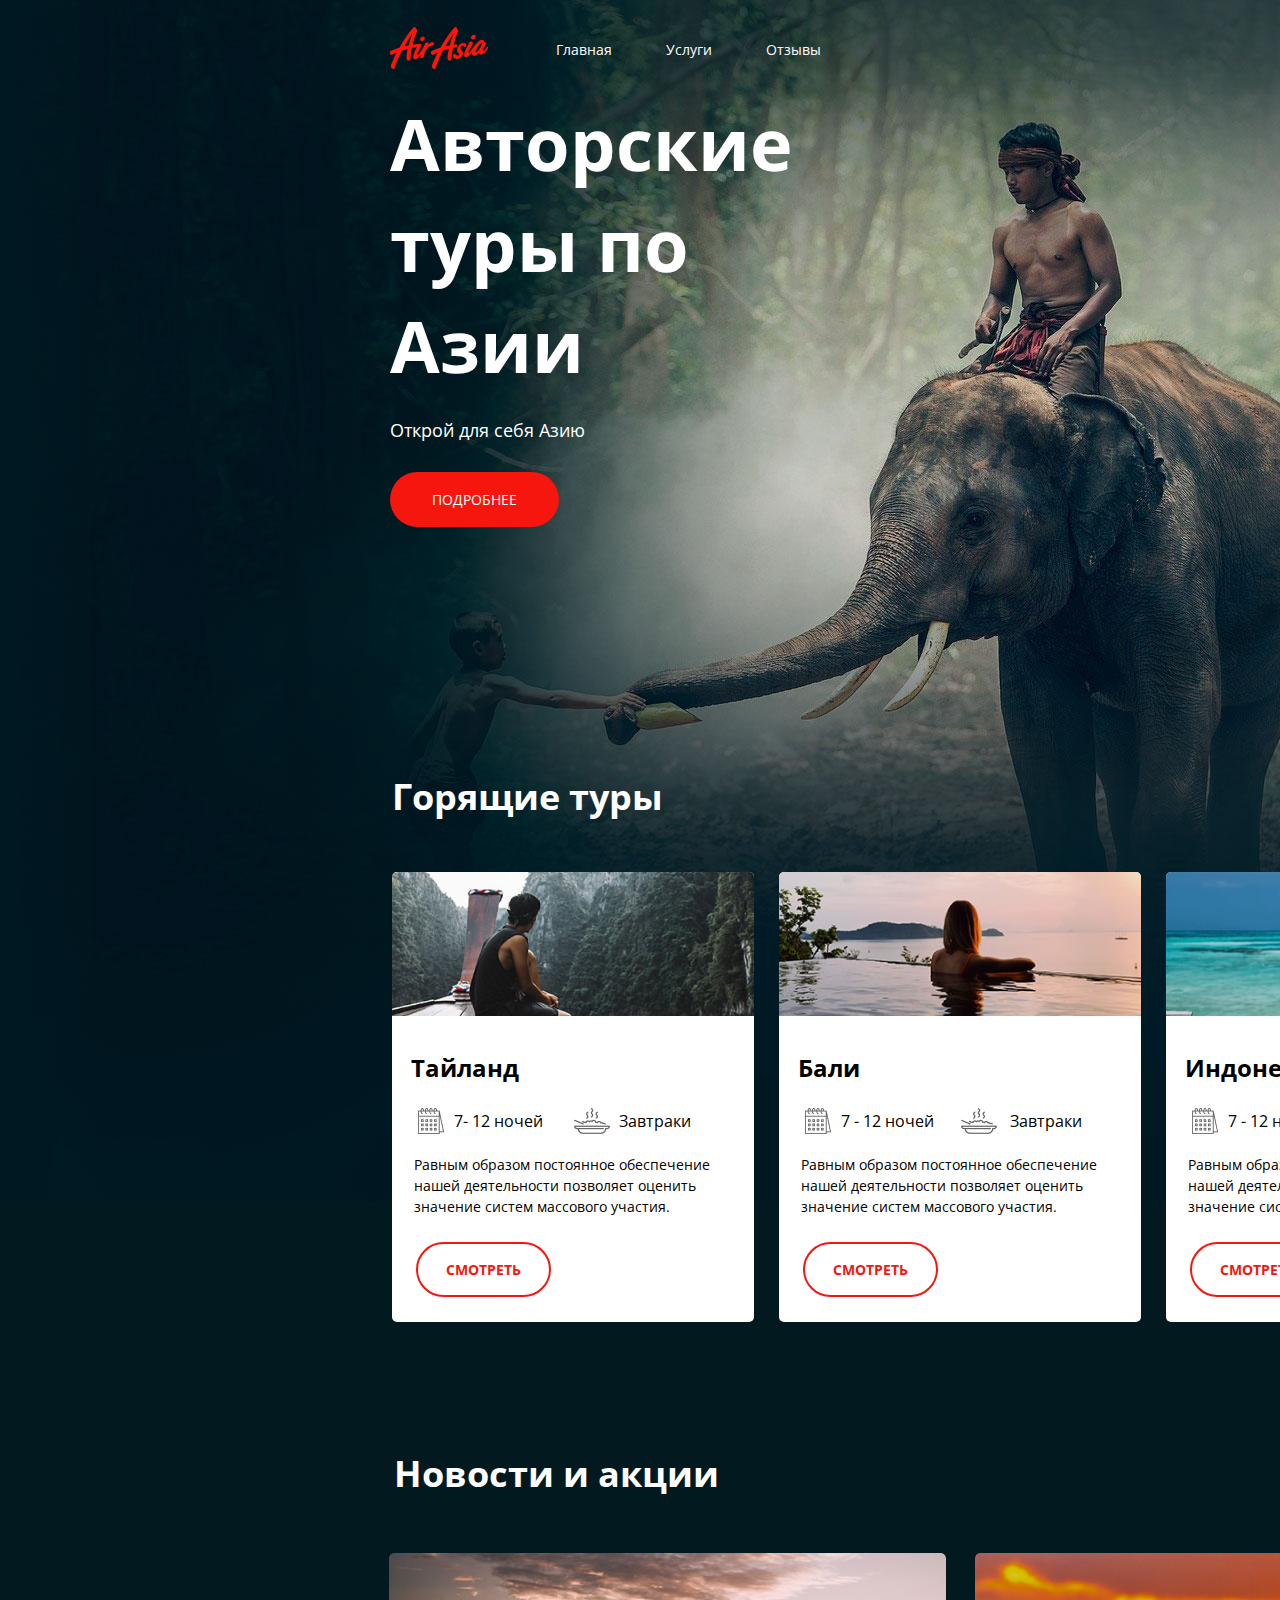
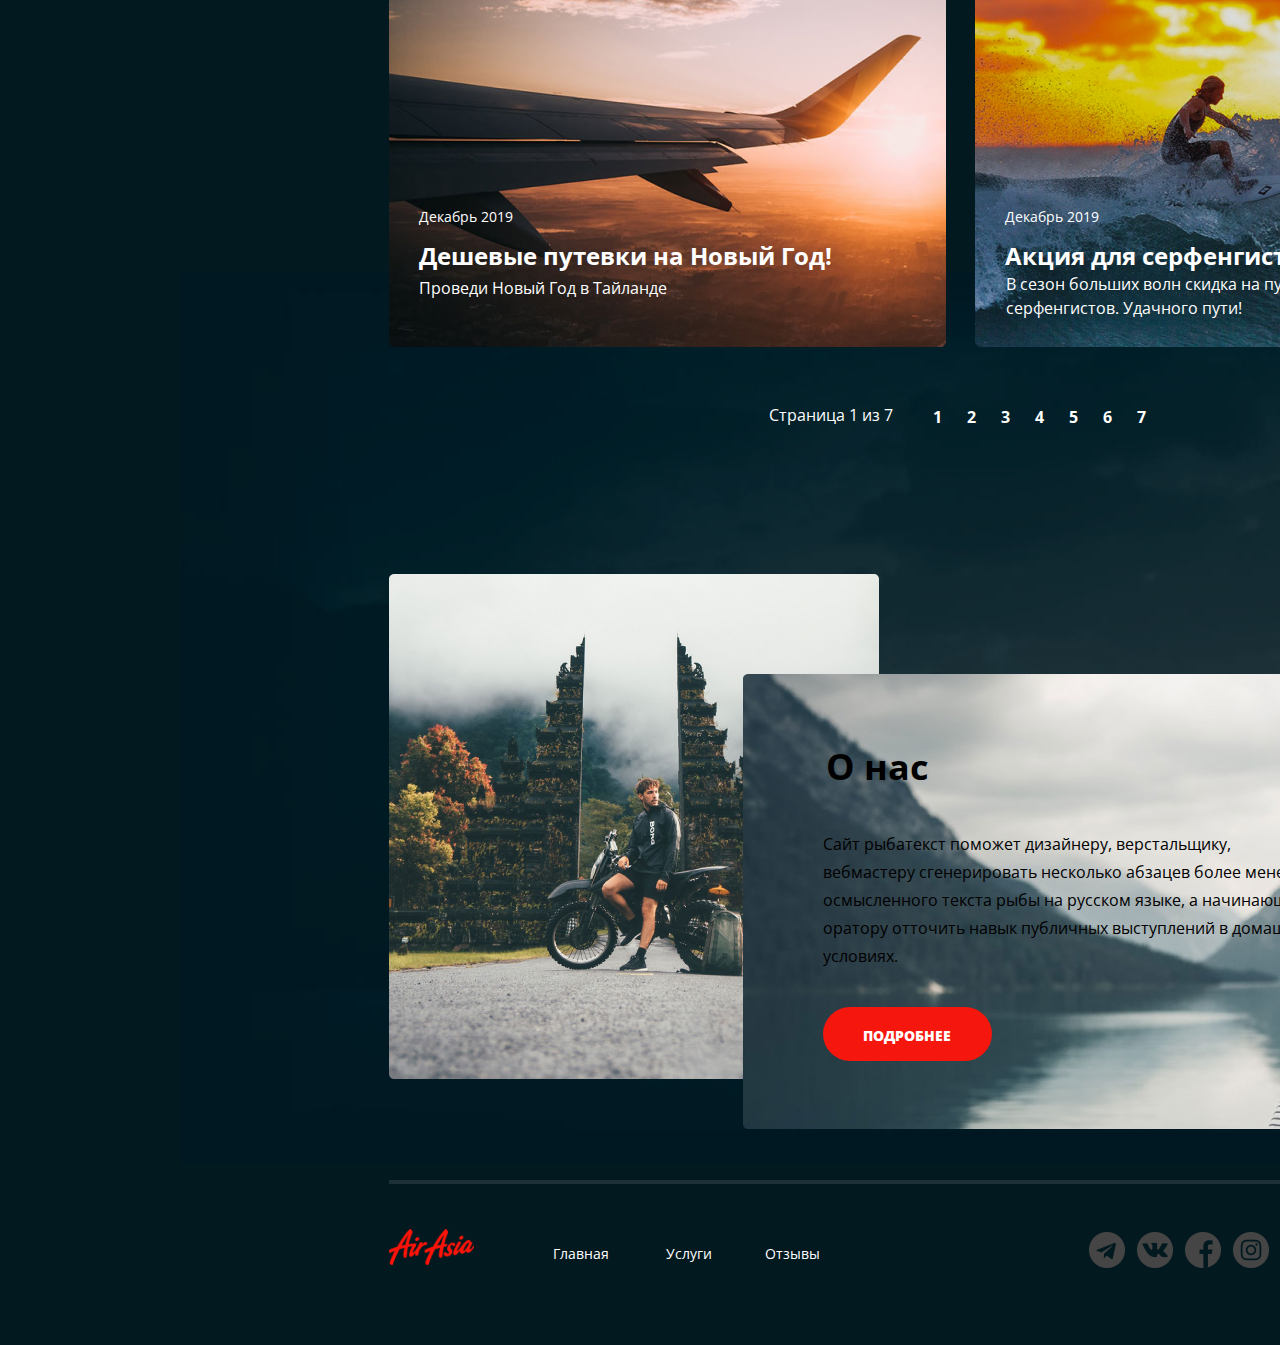
<file: index.html>
<!DOCTYPE html>
<html lang="en">

<head>
    <meta charset="UTF-8">
    <link rel="shortcut icon" href="img/logo.png" type="">
    <title>Panda air</title>
    <link rel="preconnect" href="https://fonts.googleapis.com">
    <link rel="preconnect" href="https://fonts.gstatic.com" crossorigin>
    <link href="https://fonts.googleapis.com/css2?family=Open+Sans:wght@400;700&display=swap" rel="stylesheet">
    <link rel="stylesheet" href="main.css">
</head>

<body>
    <div class="wrapper-main">
        <header class="header">
            <div class="container">
                <a class="logo" href="/">
                    <img src="img/logo.png" alt="" class="logo__pic">
                </a>
                <nav class="nav">
                    <ul class="nav__list">
                        <li class="nav__item">
                            <a href="index.html" class="nav__link">Главная</a>
                        </li>
                        <li class="nav__item">
                            <a href="services.html" class="nav__link">Услуги</a>
                        </li>
                        <li class="nav__item">
                            <a href="/" class="nav__link">Отзывы</a>
                        </li>
                    </ul>
                </nav>
                <address class="contacts">
                    <div class="contacts__dropdown">
                        <a class="contact__phone" href="tel:+78005553535">
                            8 800 700 30 30
                        </a>
                        <div class="contacts__workhours">График работы</div>
                    </div>
                </address>
            </div>
        </header>
        <main class="main">
            <section class="hero">
                <div class="container">
                    <div class="hero-text-section">
                        <h1 class="hero__title">Авторские туры по Азии</h1>
                        <div class="hero__description">Открой для себя Азию</div>
                        <a class="hero__btn" href="/">Подробнее</a>
                    </div>
            </section>
            <section class="tours">
                <h3 class="tours__title">Горящие туры</h3>
                <ul class="tours__list">
                    <li class="tours__item">
                        <img class="tours__item" src="img/river.png"></img>
                        <div class="tours__item-title">Тайланд</div>
                            <li class="tours__item-img">
                                <img class="tours__item-pic" src="img/calendar.png" alt="">
                            </li>

                            <li class="tours__item-img">
                                <img class="tours__item-pic" src="img/meal.png" alt="">
                            </li>
                            <li class="tours__text">7- 12 ночей</li>
                            <li class="tours__text">Завтраки</li>
                            <div class="tours__item-description">Равным образом постоянное обеспечение нашей
                                деятельности позволяет оценить значение систем массового участия.</div>
                            <a class="tour__item__btn" href="/">Смотреть</a>
                    </li>
                </ul>
                <ul class="tours__list">
                    <li class="tours__item">
                        <img src="img/pool.png" class="tours__item"></img>
                        <div class="tours__item-title">Бали</div>
                        
                            <li class="tours__item-img">
                                <img class="tours__item-pic" src="img/calendar.png" alt="">
                            </li>
                            <li class="tours__item-img">
                                <img class="tours__item-pic" src="img/meal.png" alt="">
                            <li class="tours__text">7 - 12 ночей</li>
                            <li class="tours__text">Завтраки</li>
                            <div class="tours__item-description">Равным образом постоянное обеспечение нашей
                                деятельности позволяет оценить значение систем массового участия.</div>
                            <a class="tour__item__btn" href="/">Смотреть</a>
                    </li>
                </ul>
                
                <ul class="tours__list">
                    <li class="tours__item">
                        <img src="img/ocean.png" class="tours__item"></img>
                        <div class="tours__item-title">Индонезия</div>
                            <li class="tours__item-img">
                                <img class="tours__item-pic" src="img/calendar.png" alt="">
                            </li>
                            <li class="tours__item-img">
                                <img class="tours__item-pic" src="img/meal.png"">
                            <li class="tours__text">7 - 12 ночей</li>
                            <li class="tours__text">Завтраки</li>
                            <div class="tours__item-description">Равным образом постоянное обеспечение нашей
                                деятельности позволяет оценить значение систем массового участия.</div>
                            <a class="tour__item__btn" href="/">Смотреть</a>
                    </li>
                </ul>
               
                
                </ul>
            </section>
            <section class="news">
                <div class="container">
                    <h3 class="news__title">Новости и акции</h3>
                    <ul class="news__list">
                        <ul class="news__item">
                            <img class="news__background-img" src="img/plain.png" alt="">
                            <li class="news__data">Декабрь 2019</li>
                            <li class="news__item-text">Дешевые путевки на Новый Год!</li>
                            <li class="news__description">Проведи Новый Год в Тайланде</li>
                            </img>
                        </ul>
                        <ul class="news__item">
                            <img class="news__background-img" src="img/Surfer.png" alt="">
                            <li class="news__data">Декабрь 2019</li>
                            <li class="news__item-text">Акция для серфенгистов!</li>
                            <li class="news__description-text">В сезон больших волн скидка на путевку в Тайланд на
                                остров серфенгистов. Удачного пути!</li>
                            </img>
                        </ul>
                    </ul>
                    <div class="paginator ">
                        <ul class="new__pagination">
                            <li class="pager-text"><p>Страница 1 из 7</p></li>
                            <li class="pager"><a href="/">1</a></li>
                        <li class="pager"><a href="/">2</a></li>
                        <li  class="pager"><a href="/">3</a></li>
                        <li class="pager"><a href="/">4</a></li>
                        <li class="pager"><a href="/">5</a></li>
                        <li class="pager"><a href="/">6</a></li>
                        <li class="pager"><a href="/">7</a></li>
                        </ul>
                    </div>
                        
                
                </div>
            </section>
            <section class="about">
                <div class="container">
                    <div class="about-img">
                            <img src="img/gates.png" alt="" class="img__pic">
                    </div>
                    <div class="about-img-img">
                        <img class="revies__pic" src="img/mountains.png" alt="">
                        <ul class="about-list">
                            <li class="revies__title">О нас</li>
                        <li class="revies__text">Сайт рыбатекст поможет дизайнеру, верстальщику, вебмастеру сгенерировать несколько абзацев более менее осмысленного текста рыбы на русском языке, а начинающему оратору отточить навык публичных выступлений в домашних условиях.</li>
                       <li><a class="about-btn" href=""></a></li>
                       <li class="about__text-btn">Подробнее</li>
                        </ul>
                    </div>
                   
                </div>
    </div>
    </section>
    </div>
       
    
    <footer class="footer">
        <div class="line"></div>
        <div class="container">
            <a class="logo-footer" href="">
                <img src="img/logo.png" alt="" class="logo__footer">
            </a>
            <nav class="nav-footer">
                <ul class="nav__list-footer">
                    <li class="nav__item-footer">
                        <a href="index.html" class="nav__link-footer-one">Главная</a>
                    </li>
                    <li class="nav__item-footer">
                        <a href="services.html" class="nav__link-footer-two">Услуги</a>
                    </li>
                    <li class="nav__item-footer">
                        <a href="/" class="nav__link-footer-three">Отзывы</a>
                    </li>
                </ul>
            </nav>
            <ul class="socials">
                <img class="socials_img" src="img/telegram.png" alt="">
                <a class="socials_link" href="">
                </a>
                <img class="socials_img" src="img/vk.png" alt="">
                <a class="socials_link" href="">
                </a>
                <img class="socials_img" src="img/f.png" alt="">
                <a class="socials_link" href="">
                </a>
                <img class="socials_img" src="img/in.png" alt="">
                <a class="socials_link" href="">
                </a>
            </ul>
            <address class="contacts-footer">
                <a class="contact__phone-footer" href="tel:+78005553535">
                    8 800 700 30 30
                </a>
                <div class="contacts__dropdown-footer">Бесплатный звонок по Росии</div>
               
            </address>
        </div>
    </footer>
    </main>
</div>
</div>
</div>
</div>
</div>
</div>
    </div>
           
</body>

</html>
</file>
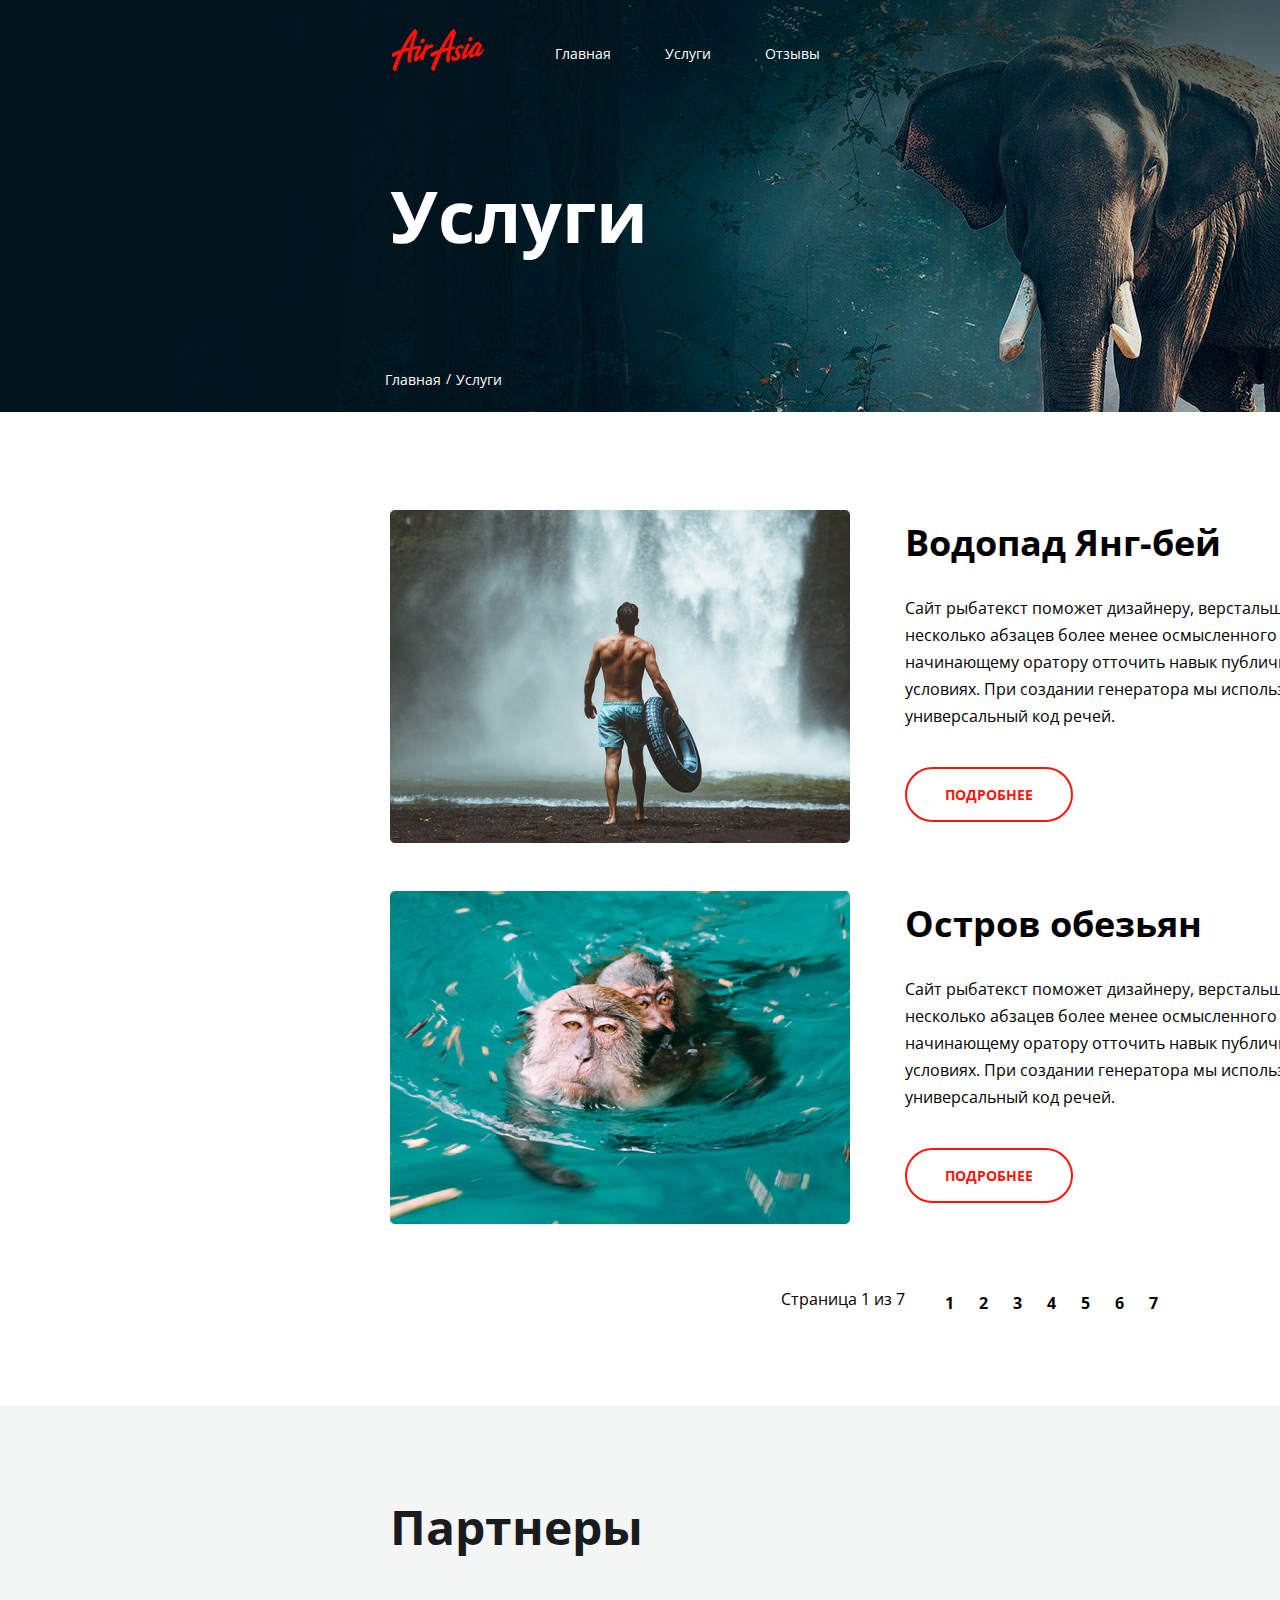
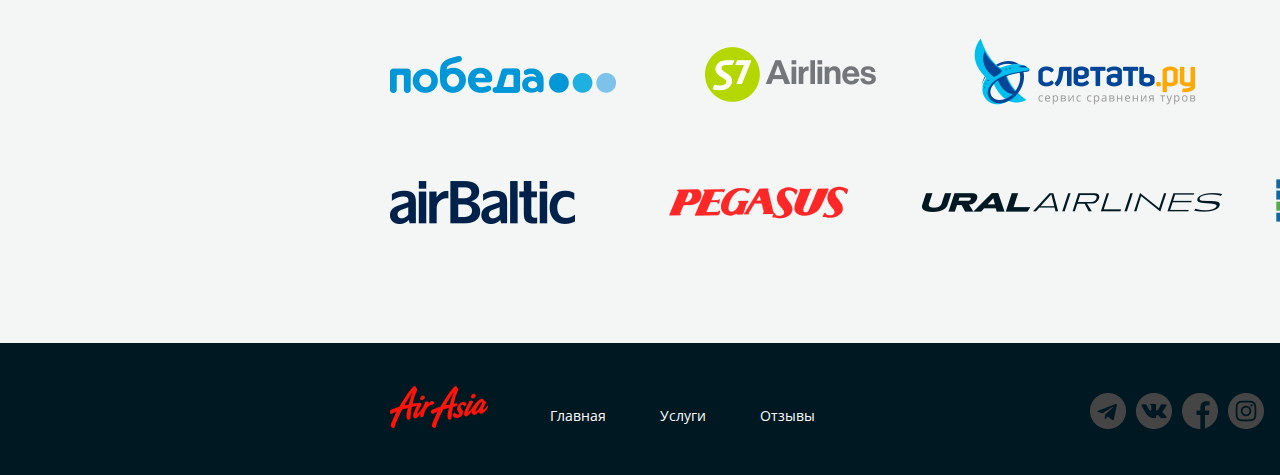
<file: services.html>
<!DOCTYPE html>
<html lang="en">

<head>
    <meta charset="UTF-8">
    <meta http-equiv="X-UA-Compatible" content="IE=edge">
    <meta name="viewport" content="width=device-width, initial-scale=1.0">
    <link rel="preconnect" href="https://fonts.googleapis.com">
    <link rel="preconnect" href="https://fonts.gstatic.com" crossorigin>
    <link href="https://fonts.googleapis.com/css2?family=Open+Sans:wght@400;700&display=swap" rel="stylesheet">
    <link rel="stylesheet" href="services.css">
    <title>Услуги</title>
</head>

<body>
    <div class="wrapper">
        <header class="header">
            <div class="container">
                <a class="logo" href="/">
                    <img src="img/logo.png" alt="" class="logo__pic">
                </a>
                <nav class="nav">
                    <ul class="nav__list">
                        <li class="nav__item">
                            <a href="index.html" class="nav__link">Главная</a>
                        </li>
                        <li class="nav__item">
                            <a href="services.html" class="nav__link">Услуги</a>
                        </li>
                        <li class="nav__item">
                            <a href="/" class="nav__link">Отзывы</a>
                        </li>
                    </ul>
                </nav>
                <address class="contacts">
                    <div class="contacts__dropdown">
                        <a class="contact__phone" href="tel:+78005553535">
                            8 800 700 30 30
                        </a>
                        <div class="contacts__workhours">График работы</div>
                    </div>
                </address>
                <h1 class="hero__title">Услуги</h1>
                <div class="btn">
                    <ul class="btn__list">
                        <li class="btn__item">
                            <a class="btn-link" href="index.html">Главная</a>
                        </li>
                         <li class="btn-link">
                            <a class="btn-link" href="/">/</a>
                         </li>
                        
                            <li class="btn__item">
                                <a class="btn-link" href="services.html">Услуги</a>
                            </li>
                    </ul>
                </div>
                
            </div>
        </header>
    </div>
    <main class="main">
        <div class="container">
            <section class="services">
                <ul class="services__list">
                    <li class="services__item">
                        <img class="services__img" src="img/waterfall.png">
                    </li>
                    <li class="services__item">
                        <h3 class="services__title">Водопад Янг-бей</h3>
                    </li>
                    <li class="services__item">
                        <p class="services__text">Сайт рыбатекст поможет дизайнеру, верстальщику, вебмастеру
                            сгенерировать несколько абзацев более менее осмысленного текста рыбы на русском языке, а
                            начинающему оратору отточить навык публичных выступлений в домашних условиях. При создании
                            генератора мы использовали небезизвестный универсальный код речей. </p>
                    </li>
                    <li class="services__item">
                        <a class="services__btn" href="">
                            Подробнее
                        </a>
                    </li>
                </ul>
                <ul class="services__list">
                    <li class="services__item">
                        <img class="services__img" src="img/monkeys.png">
                    </li>
                    <li class="services__item">
                        <h3 class="services__title">Остров обезьян</h3>
                    </li>
                    <li class="services__item">
                        <p class="services__text">Сайт рыбатекст поможет дизайнеру, верстальщику, вебмастеру
                            сгенерировать несколько абзацев более менее осмысленного текста рыбы на русском языке, а
                            начинающему оратору отточить навык публичных выступлений в домашних условиях. При создании
                            генератора мы использовали небезизвестный универсальный код речей. </p>
                    </li>
                    <li class="services__item">
                        <a class="services__btn" href="">
                            Подробнее
                        </a>
                    </li>
                </ul>
                <div class="paginator">
                    <ul class="pagination">
                        <li class="pager-text">
                            <p class="pager-text">Страница 1 из 7</p>
                        </li>
                        <li class="pager" <a href="/">1</a></li>
                        <li class="pager"><a href="/">2</a></li>
                        <li class="pager"><a href="/">3</a></li>
                        <li class="pager"><a href="/">4</a></li>
                        <li class="pager"><a href="/">5</a></li>
                        <li class="pager"><a href="/">6</a></li>
                        <li class="pager"><a href="/">7</a></li>
                    </ul>
                </div>
                
            </section>
            <section class="partners">
                <div class="container">
                    <div class="partners__title">
                        <h3 class="partners__title-title">Партнеры</h3>
                    </div>
                    <div class="partners_pic">
                        <ul class="partners__list">
                            <li class="partners__item">
                                <a class="partners__btn" href="https://www.pobeda.aero/" target="_blank">
                                <img class="partners__img" src="img/pobeda.png">
                               </a>
                            </li>
                            <li class="partners__item">
                                <a class="partners__btn" href="https://www.s7.ru/" target="_blank">
                                    <img class="partners__img" src="img/s7.png">
                                </a>
                            </li>
                            <li class="partners__item">
                                <a class="partners__btn" href="https://sletat.ru/" target="_blank">
                                    <img class="partners__img-img-one" src="img/lets-fly.png">
                                </a>
                            </li>
                            <li class="partners__item">
                                <a class="partners__btn" href="https://www.lufthansa.com/kz/ru/homepage" target="_blank">
                                    <img class="partners__img" src="img/lufthansa.png">
                                </a>
                            </li>
                        </ul>
                        <ul class="partners__list-one">
                            <li class="partners__item">
                                <a class="partners__btn" href="https://www.airbaltic.com/ru-RU/index" target="_blank">
                                    <img class="partners__img-one" src="img/airbaltic.png">
                                </a>  
                            </li>
                            <li class="partners__item">
                                <a class="partners__btn" href="https://www.flypgs.com/ru" target="_blank">
                                    <img class="partners__img-one" src="img/pegasus.png">
                                </a>  
                            </li>
                            <li class="partners__item">
                                <a class="partners__btn" href="https://www.uralairlines.ru/en/" target="_blank">
                                    <img class="partners__img-img" src="img/ural.png">
                                </a>
                            </li>
                            <li class="partners__item">
                                <a class="partners__btn" href="https://pegast.ru/" target="_blank">
                                    <img class="partners__img-one-one" src="img/pegas.png">
                                </a>
                            </li>
                        </ul>
                    </div>
                </div>
                
            </section>
        </div>
        <footer class="footer">
            <div class="container">
                <a class="logo-footer" href="">
                    <img src="img/logo.png" alt="" class="logo__footer">
                </a>
                <nav class="nav-footer">
                    <ul class="nav__list-footer">
                        <li class="nav__item-footer">
                            <a href="/" class="nav__link-footer">Главная</a>
                        </li>
                        <li class="nav__item-footer">
                            <a href="/" class="nav__link-footer">Услуги</a>
                        </li>
                        <li class="nav__item-footer">
                            <a href="/" class="nav__link-footer">Отзывы</a>
                        </li>
                    </ul>
                </nav>
                <div class="socials">
                    <ul class="socials__list">
                        <li class="cocial__item"> 
                            <a class="socials_link" href="">
                                <img class="socials_img" src="img/telegram.png" alt="">  
                            </a>
                        </li>
                        <li class="cocial__item">
                            <a class="socials_link" href="">
                                <img class="socials_img" src="img/vk.png" alt="">
                            </a>
                        </li>
                        <li class="cocial__item">
                            <a class="socials_link" href="">
                                <img class="socials_img" src="img/f.png" alt="">
                            </a>
                        </li>
                        <li class="cocial__item">
                            <a class="socials_link" href="">
                                <img class="socials_img" src="img/in.png" alt="">
                            </a>
                        </li>
                    </ul>
                </div>
                
                <address class="contacts-footer">
                    <a class="contact__phone-footer" href="tel:+78005553535">
                        8 800 700 30 30
                    </a>
                    <div class="contacts__dropdown-footer">Бесплатный звонок по Росии</div>

                </address>
            </div>
        </footer>
    </main>
</body>

</html>
</file>
<file: main.css>
body {
    font-family: "Open Sans";
    color: #fff;
    font-size: 16px;
    line-height: 1.5;
    background: #031920;
    -webkit-font-smothing: antialiased;
    -moz-osx-font-smothing: grayscale;
    position: relative;
width: 1920px;
min-height: 2930px;
margin: 0px;
padding: 0px;
}
*,
::before,
::after {
    box-sizing: border-box;
}

a {
    text-decoration: none;
    color: #fff;
}
.wrapper-main {
    position: absolute;
min-width: 1920px;
min-height: 893px;
  background: 
  url(./img/1.png) no-repeat,
   url(./img/2.png) no-repeat;
   background-position: 0px 0px, top 1872px center;
}
.header {
    position: relative;
    height: 123.36px;
    width: 600px;
    padding-top: 26.50px;
    margin-left: 390px;
    margin-bottom: 75px;
   
}
.container {
    min-width: 1141px;
display: center;
}
.nav {
    position: absolute;
    height: 19px;
margin-top: -39px;
padding-left: 166px;
}
ul {
    padding: 0;
    margin: 0;
}
ul li {
    list-style: none;
    text-decoration: none;
}
h1, h4 { 
    margin: 0;
    font-weight: normal;
}
.logo {
    width: 85px;
height: 36px;

}
.nav__item {
    display: inline-block;
    vertical-align: middle;
    margin-right: 50px;
    
}
.nav__link {
    width: 56px;
height: 19px;
    font-size: 14px;
    color: #fff;
    text-decoration: none;
}
.nav__link:hover {
    color: #F5170E;
    
}
.contacts {
    position: absolute;
font-style: normal;
text-align: right;
}
.contacts__dropdown {
    width: 191px;
    height: 35px;
    margin: -45px 100px 50px 950px;
}
.contact__phone {
    text-decoration: none;
    font-weight: 400;
line-height: 35px;
    font-size: 26px;
    color: #fff;
    width: 1px;
    height: 35px;
    margin: 0px 0px 0px -300px;
  

}
.contacts__workhours {
    font-size: 13px;
    margin-top: -7px;
    text-decoration: underline;
    color: #fff;
    margin-top: -9px;
   
}
.hero-text-section {
    width: 511px;
    height: 333px;
    margin-left: 390px;
    margin-top: 50px ;
}
.hero__title {
    font-style: normal;
    align-items: flex-end;
    height: 197px;
    font-weight: 700;
    display: flex;
align-items: flex-end;
line-height: 98px;
font-size: 72px;
font-weight: bold;
line-height: 1.4;
margin-bottom: 22px;

}
.hero__description {
    font-size: 18px;
    color: #fff;
    font-style: normal;
   margin-bottom: 43px;
}
.hero__btn {
    background-color: #F5170E;
    border-radius: 35px;
    width: 168px;
height: 55px;
padding:18px 42px 18px;
text-transform: uppercase;
align-items: center;
font-size: 14px;
line-height: 19px;
font-style: normal;   
}
.hero__btn:hover {
    background:#dfb56d;
}
.tours {
    min-width: 1500px;
    min-height: 549px;
margin: 241px 390px 127px 392px;
}
.tours__title {
    width: 273px;
height: 49px;
font-weight: 700;
font-style: normal;
font-size: 36px;
line-height: 49px;
margin-bottom: 51px;
}
.tours__list {
    display: inline-block;
    vertical-align: middle;
    align-items: center; 
    width: 362px;
height: 450px;
margin-right: 21px;
background: #fff;
border-radius: 5px;
}
.tours__item {
    display: inline-block;
    vertical-align: middle;
    align-items: center; 
}
.tours__item-title {
    display: inline-block;
    vertical-align: middle;
    align-items: center; 
    color: #000;
    font-style: normal;
font-weight: 700;
font-size: 24px;
line-height: 33px;
width: 108px;
height: 33px;
margin-top: 35px;
margin-left: 19px;
margin-bottom: 24px;
}
.tours__item-img {
    display: inline-block;
    vertical-align: middle;
    align-items: center; 
    margin-right: 100px; 
    padding-left: 26px;
    margin-bottom: px;
    
}
.tours__text {
    display: inline-block;
    vertical-align: middle;
    align-items: center; 
    margin-top: -66px;
    margin-right: 10px; 
    padding-left: 62px;
    color: #000;
}
.tours__item-description {
    width: 324px;
height: 63px;
font-style: normal;
font-weight: 400;
font-size: 14px;
line-height: 21px;
color: #000;
margin-top: -10px;
margin-left: 22px;
}
.container {
}
.tour__item__btn {
    box-sizing: border-box;
    position: absolute;
    width: 135px;
    height: 55px;
    color: #F5170E;
    font-style: normal;
font-weight: 700;
font-size: 14px;
line-height: 19px;
align-items: center;
display: flex;
justify-content: center;
text-transform: uppercase;
   border: 2px solid #F5170E;
   border-radius: 35px;
   margin-top: 25px;
   margin-left: 24px;
}
.tour__item__btn:hover {
background: #F5170E;
color: #fff;
}
.news__title {
    width: 325px;
    height: 49px;
    font-weight: 700;
    font-style: normal;
    font-size: 36px;
    line-height: 49px;
    margin-bottom: 55px;
    margin-left: 394px;
}
.news__list {
    height: 394px;
    display: inline;
    vertical-align: middle;
    margin-left: 391px;
    margin-bottom: 200px;
    margin-right: 20px;
}
.news__item {
    display: inline-block;
    vertical-align: middle;
    align-items: center; 
    width: 559px;
    height: 400px;
    margin: 0px 25px 50px -2px;
    border-radius: 5px;
}

.news__background-img {
    border-radius: 5px;
}
.news__data {
    width: 94px;
height: 21px;
font-style: normal;
font-weight: 400;
font-size: 14px;
line-height: 21px;
margin: -147px 432px 120px 30px;
}
.news__item-text {
    width: 417px;
height: 36px;
font-style: normal;
font-weight: 700;
font-size: 24px;
line-height: 36px;
margin: -109px 432px 120px 30px;
}
.news__description {
    width: 250px;
height: 21px;
font-style: normal;
font-weight: 400;
font-size: 16px;
line-height: 21px;
margin: -116px 432px 120px 30px;
}
.news__description-text {
    width: 483px;
height: 49px;
font-style: normal;
font-weight: 400;
font-size: 16px;
line-height: 24px;
margin: -122px 432px 120px 31px;
}

.about {
    
width: 1139px;
height: 552px;
margin: 19px 392px 56px 389px;
}
.about-img {
    width: 490px;
height: 505px;
padding: px 10px -30px -30px;
}
.about-img-img {
    position: absolute;
    width: 790px;
height: 455px;
margin: -405px 0px 0px 354px;
}

.revies__title {
    position: absolute;
    width: 103px;
height: 49px;
font-style: normal;
font-weight: 700;
font-size: 36px;
line-height: 49px;
color: #000;
margin-top: -88px;
margin-left: 83px;
}
.revies__text {
    width: 502px;
height: 135px;
font-style: normal;
font-weight: 400;
font-size: 16px;
line-height: 28px;
color: #000;
margin: -305px 0px 0px 80px;
}
.about-btn {
background: #F5170E;
line-height: 155px;
padding: 24px 144px 8px 25px;
border-radius: 35px;
margin-left: 80px;
}
.about__text-btn {
    width: 170px;
    height: 55px;
    font-style: normal;
font-weight: 800;
font-size: 14px;
text-transform: uppercase;
align-items: center;
line-height: 1.5;
margin: -95px 100px 0px 120px ;
}
.about-btn:hover {
    background: #dfb56d;
}
.paginator {
    min-width: 700px;
height: 53px;
display: inline-block;
    vertical-align: middle;
    margin: -1px 100px 100px 739px;
}
.new__pagination {
    display: inline-block;
    vertical-align: middle;
    min-width: 600px;
min-height: 53px;

}
.line {
    background: #fff;
    width: 1142px;
height: 4px;
mix-blend-mode: normal;
opacity: 0.1;
margin-top: px;
}
.pager {
    display: inline-block;
    vertical-align: middle;
    align-items: center;
width: 3px;
height: 21px;
    font-weight: 700;
font-size: 16px;
line-height: 21px;
line-height: 1.4;
margin-right: 27px;
}
.pager:hover {
    background-color: #F5170E;
    align-items: center;
    display: inline;
    justify-content: center;
padding: 5px 11px 6px 11px;
border-radius: 30px;
}

.pager-text {
    display: inline-block;
    vertical-align: middle;
    width: 125px;
height: 20px;
font-style: normal;
font-weight: 400;
font-size: 16px;
line-height: 20px;
margin: -35px 0px 0px 30px;
margin-right: 35px;
}

.footer {
    width: 1142px;
height: 92.64px;
padding: 2780px 389px 0px 389px;

}

.logo__footer {
    width: 85px;
height: 36px;
margin: 45px 50px 50px 0px;

}
.nav__item-footer {
    display: inline-block;
    vertical-align: middle;
    margin-right: 34px;
    margin-top: -163px;
    margin-left: 34px;
}
.nav__link-footer-one {
    font-style: normal;
font-weight: 400;
font-size: 14px;
line-height: 19px;
    width: 56px;
height: 19px;
    font-size: 14px;
    color: #fff;
    text-decoration: none;
    margin-left: 130px;
    
}
.nav__link-footer-two { 
    font-style: normal;
font-weight: 400;
font-size: 14px;
line-height: 19px;
    width: 56px;
    height: 19px;
        font-size: 14px;
        color: #fff;
        text-decoration: none;
        margin-left: -15px;
    }
    .nav__link-footer-three { 
        font-style: normal;
font-weight: 400;
font-size: 14px;
line-height: 19px;
        width: 56px;
        height: 19px;
            font-size: 14px;
            color: #fff;
            text-decoration: none;
            margin-left: -19px;
        }

.nav__link-footer-one:hover {
    color: #F5170E;
    border-radius: 9px;
}
.nav__link-footer-two:hover {
    color: #F5170E;
  
}
.nav__link-footer-three:hover {
   color: #F5170E;
    
}
.socials {
    width: 200px;
height: 36px;
margin-left: 700px;
margin-top: -113px;
}
.socials_img{
    margin-right: 8px;
    margin-bottom: px;
}
.contacts-footer {
    position: absolute;
font-style: normal;
text-align: right;
width: 200px;
height: 20px;
margin: -25px 16px 0px 940px;

}
.contacts__dropdown-footer {
    width: 191px;
    height: 35px;
    margin: 70px 110px 0px 950px;
}
.contact__phone-footer {
    text-decoration: none;
    font-weight: 400;
line-height: 35px;
    font-size: 26px;
    color: #fff;
    width: 191px;
    height: 20px;
     
   

}
.contacts__dropdown-footer {
    font-size: 13px;
    margin-top: -7px;
    text-decoration: underline;
    color: #fff;
    margin: -55px 50px 0px 10px;
}
</file>
<file: services.css>
body {
    font-family: "Open Sans";
    font-size: 16px;
    line-height: 1.5;
    -webkit-font-smothing: antialiased;
    -moz-osx-font-smothing: grayscale;
    position: relative;
    min-width: 1920px;
    min-height: 2075px;
background-color: #F4F5F5;;
}
*,
::before,
::after {
    box-sizing: border-box;
    margin: 0;
}
a {
    text-decoration: none;
    color: #000000;
}
ul {
    padding: 0;
    margin: 0;
}
ul li {
    list-style: none;
    text-decoration: none;
}
h1, h4 { 
    margin: 0;
    font-weight: normal;
}
.wrapper {
    position: absolute;
    height: 1406px; 
    background: #fff;
    min-width: 1920px;
}
.header {
    position: absolute;
    width: 1920px;
    height: 412px;
background: url(./img/headline\ 1.png) no-repeat;
background-size: cover;
}
.logo__pic {
    width: 92px;
height: 42px;
background-size: cover;
margin: 29px 50px 50px 392px;

}
.nav__item {
    display: inline-block;
    vertical-align: middle;
    margin-right: 50px;
    
}
.nav__list {
    margin: -88px 0px 0px 555px;
}
.nav__link {
    width: 264px;
    height: 19px;
    font-style: normal;
font-weight: 400;
font-size: 14px;
line-height: 19px;
    text-decoration: none;
    color: #fff;

}
.nav__link:hover {
    color: #F5170E;
    
}
.contacts {
    position: absolute;
font-style: normal;
text-align: right;
}
.contacts__dropdown {
    width: 191px;
    height: 35px;
    margin: -39px 0px 0px 1341px;
}
.contact__phone {
    text-decoration: none;
    font-weight: 400;
line-height: 35px;
    font-size: 26px;
    color: #fff;
    width: 191px;
    height: 35px;
align-items: center;
}
.contacts__workhours {
    font-size: 13px;
    margin-top: -7px;
    text-decoration: underline;
    color: #fff;
    margin-top: -6px;
}
.hero__title {
    width: 259px;
height: 98px;
font-style: normal;
font-weight: 700;
font-size: 72px;
line-height: 98px;
color: #fff;
margin: 101px 0px 0px 390px;
}
.btn__list {
    width: 150px;
height: 19px;
 margin: 100px 10px 10px 385px;
}
.btn__item {
    position: relative;
    display: inline-block;
    vertical-align: middle;
    
}
.btn-link {
     display: inline-block;
    vertical-align: middle;
    color: #fff;
    font-style: normal;
font-weight: 400;
font-size: 14px;
line-height: 19px;
margin-left: 0px;
margin-right: 0.5px;
}
.btn-link:hover {
    color: #F5170E;
}
.services {
    position: absolute;
width: 1168px;
height: 833px;
margin: 510px 362px 0px 390px;
}
.services__img {
    margin-bottom: -54px;
}
.services__title {
    position: absolute;
    width: 318px;
height: 49px;
font-style: normal;
font-weight: 700;
font-size: 36px;
line-height: 49px;
color: black;
margin-left: 515px;
margin-top: -277px;
}
.services__text {
    width: 652px;
height: 136px;
font-style: normal;
font-weight: 400;
font-size: 16px;
line-height: 27px;
margin: -200px 50px 160px 515px;
}
.services__btn {
    box-sizing: border-box;
    position: absolute;
    width: 168px;
    height: 55px;
    color: #F5170E;
    font-style: normal;
font-weight: 700;
font-size: 14px;
line-height: 19px;
align-items: center;
display: flex;
justify-content: center;
text-transform: uppercase;
   border: 2px solid #F5170E;
   border-radius: 35px;
   margin-top: -124px;
   margin-left: 515px;
   margin-bottom: px;
}
.services__btn:hover {
background: #F5170E;
color: #fff;
}
.paginator {
    min-width: 700px;
height: 53px;
display: inline-block;
    vertical-align: middle;
    margin: -1px 0px 100px 739px;
}
.pagination {
    display: inline-block;
    vertical-align: middle;
    min-width: 600px;
min-height: 53px;
margin-left: -170px;
margin-top: 2px;

}
.pager {
    display: inline-block;
    vertical-align: middle;
    align-items: center;
width: 3px;
height: 21px;
    font-weight: 700;
font-size: 16px;
line-height: 21px;
line-height: 1.4;
margin-right: 27px;
color: #000000;
text-decoration: none;
padding-top: 15px;
text-decoration: nonre;
}
.pager:hover {
    background-color: #F5170E;
    align-items: center;
    display: inline;
    justify-content: center;
padding: 5px 11px 6px 11px;
border-radius: 30px;
}

.pager-text {
    display: inline-block;
    vertical-align: middle;
    width: 125px;
height: 20px;
font-style: normal;
font-weight: 400;
font-size: 16px;
line-height: 20px;
margin: 8px -54px 0px -89px;
}
.partners {
    position: absolute;
    width: 1920px;
height: 537px;
margin: 1406px 0px 0px 0px;
}
.partners__title {
    width: 254px;
    height: 65px;
    margin: 88px 0px 0px 390px;
}
.partners__title-title {
    font-style: normal;
    font-weight: 700;
    font-size: 48px;
    line-height: 65px;
    display: flex;
    align-items: flex-end;
    color: #1A1B1E;
}
.partners__list {
   margin: 84px 0px 50px 350px;
    
}
.partners__item {
    position: relative;
    display: inline;
    vertical-align: middle;
   margin-right: 45px;
   margin-left: 40px;
}
.partners__img-img-one {
    margin-right: 23px;  
    margin-left: 9px;
    margin-top: -5px;
}
.partners__list-one {
    margin: 70px 20px 50px 350px;
}
.partners__img-one {
    margin-right: 5px;
    margin-left: 0px; 
}
.partners__img-img {
    margin-left: -20px;
    margin-right: -35px;
}
.partners__img-one-one {
    margin-top: -10px;
}
.footer {
    position: absolute;
    margin-top: 1943px;
    width: 1920px;
height: 132px;
background:  #001821;
}
.logo-footer {
    position: absolute;
    margin: -15px 0px 0px 390px;
   
}
.nav__item-footer {
    display: inline-block;
    vertical-align: middle;
    margin-right: 50px;
    
}
.nav__list-footer {
    margin: 58px 0px -19px 550px;
}
.nav__link-footer {
    width: 264px;
    height: 19px;
    font-style: normal;
font-weight: 400;
font-size: 14px;
line-height: 19px;
    text-decoration: none;
    color: #fff;

}
.nav__link-footer:hover {
    color: #F5170E;
    
}
.contacts-footer {
    position: absolute;
font-style: normal;
text-align: right;
}
.contacts__dropdown-footer {
    width: 191px;
    height: 35px;
    margin: -60px 0px 0px 1335px;
    font-size: 11px;
    text-decoration: underline;
    color: #fff;
}
.contact__phone-footer {
    text-decoration: none;
    font-weight: 400;
line-height: 35px;
    font-size: 26px;
    color: #fff;
    width: 191px;
    height: 35px;
margin: 50px 0px 0px 0px;
}
.socials__list{
    position: absolute;
   margin-left: 1090px;
   margin-top: -15px;
}
.cocial__item {
    width: 174px;
height: 36px;
    display: inline;
    vertical-align: middle;
    margin: 0px 6px 0px 0px;
}
</file>
